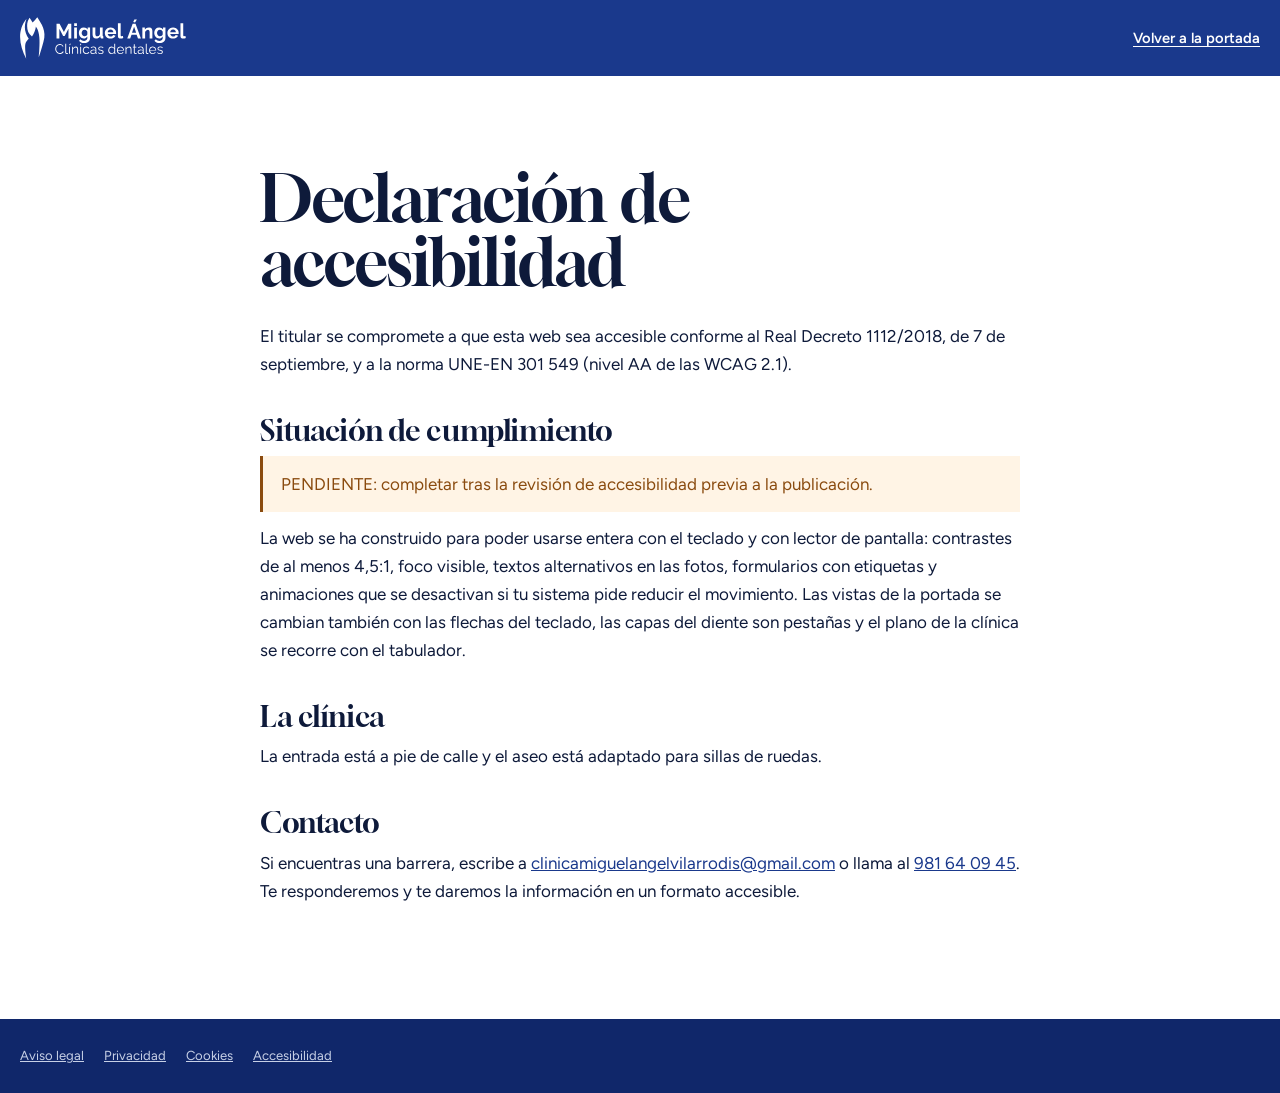
<file: accesibilidad.html>
<!DOCTYPE html>
<html lang="es">
<head>
<meta charset="utf-8">
<meta name="viewport" content="width=device-width, initial-scale=1">
<meta name="robots" content="noindex,nofollow">
<title>Declaración de accesibilidad · Clínica Dental Miguel Ángel</title>
<link rel="preconnect" href="https://fonts.googleapis.com">
<link rel="preconnect" href="https://fonts.gstatic.com" crossorigin>
<link rel="stylesheet" href="https://fonts.googleapis.com/css2?family=Figtree:wght@400;600;700&family=Gloock&family=Raleway:wght@700&display=swap">
<link rel="stylesheet" href="css/estilos.css?v=207f2bae">
<link rel="stylesheet" href="css/legal.css?v=df41983c">
<link rel="icon" href="marca/favicon.svg" type="image/svg+xml">
<link rel="icon" href="marca/favicon-32.png" sizes="32x32" type="image/png">
</head>
<body>
<header class="legal-cab">
  <div class="env">
    <a href="index.html" aria-label="Clínica Dental Miguel Ángel, a la portada"><img src="marca/logo-blanco.svg" alt="" width="200" height="50"></a>
    <a class="volver" href="index.html">Volver a la portada</a>
  </div>
</header>
<main class="legal">
  <div class="env">
    <h1>Declaración de accesibilidad</h1>

<p>El titular se compromete a que esta web sea accesible conforme al Real Decreto 1112/2018, de 7 de septiembre, y a la norma UNE-EN 301 549 (nivel AA de las WCAG 2.1).</p>
<h2>Situación de cumplimiento</h2>
<p class="aviso">PENDIENTE: completar tras la revisión de accesibilidad previa a la publicación.</p>
<p>La web se ha construido para poder usarse entera con el teclado y con lector de pantalla: contrastes de al menos 4,5:1, foco visible, textos alternativos en las fotos, formularios con etiquetas y animaciones que se desactivan si tu sistema pide reducir el movimiento. Las vistas de la portada se cambian también con las flechas del teclado, las capas del diente son pestañas y el plano de la clínica se recorre con el tabulador.</p>
<h2>La clínica</h2>
<p>La entrada está a pie de calle y el aseo está adaptado para sillas de ruedas.</p>
<h2>Contacto</h2>
<p>Si encuentras una barrera, escribe a <a href="mailto:clinicamiguelangelvilarrodis@gmail.com">clinicamiguelangelvilarrodis@gmail.com</a> o llama al <a href="tel:+34981640945">981 64 09 45</a>. Te responderemos y te daremos la información en un formato accesible.</p>
  </div>
</main>
<footer class="legal-pie">
  <div class="env">
    <a href="aviso-legal.html">Aviso legal</a>
    <a href="privacidad.html">Privacidad</a>
    <a href="cookies.html">Cookies</a>
    <a href="accesibilidad.html">Accesibilidad</a>
  </div>
</footer>
</body>
</html>
</file>
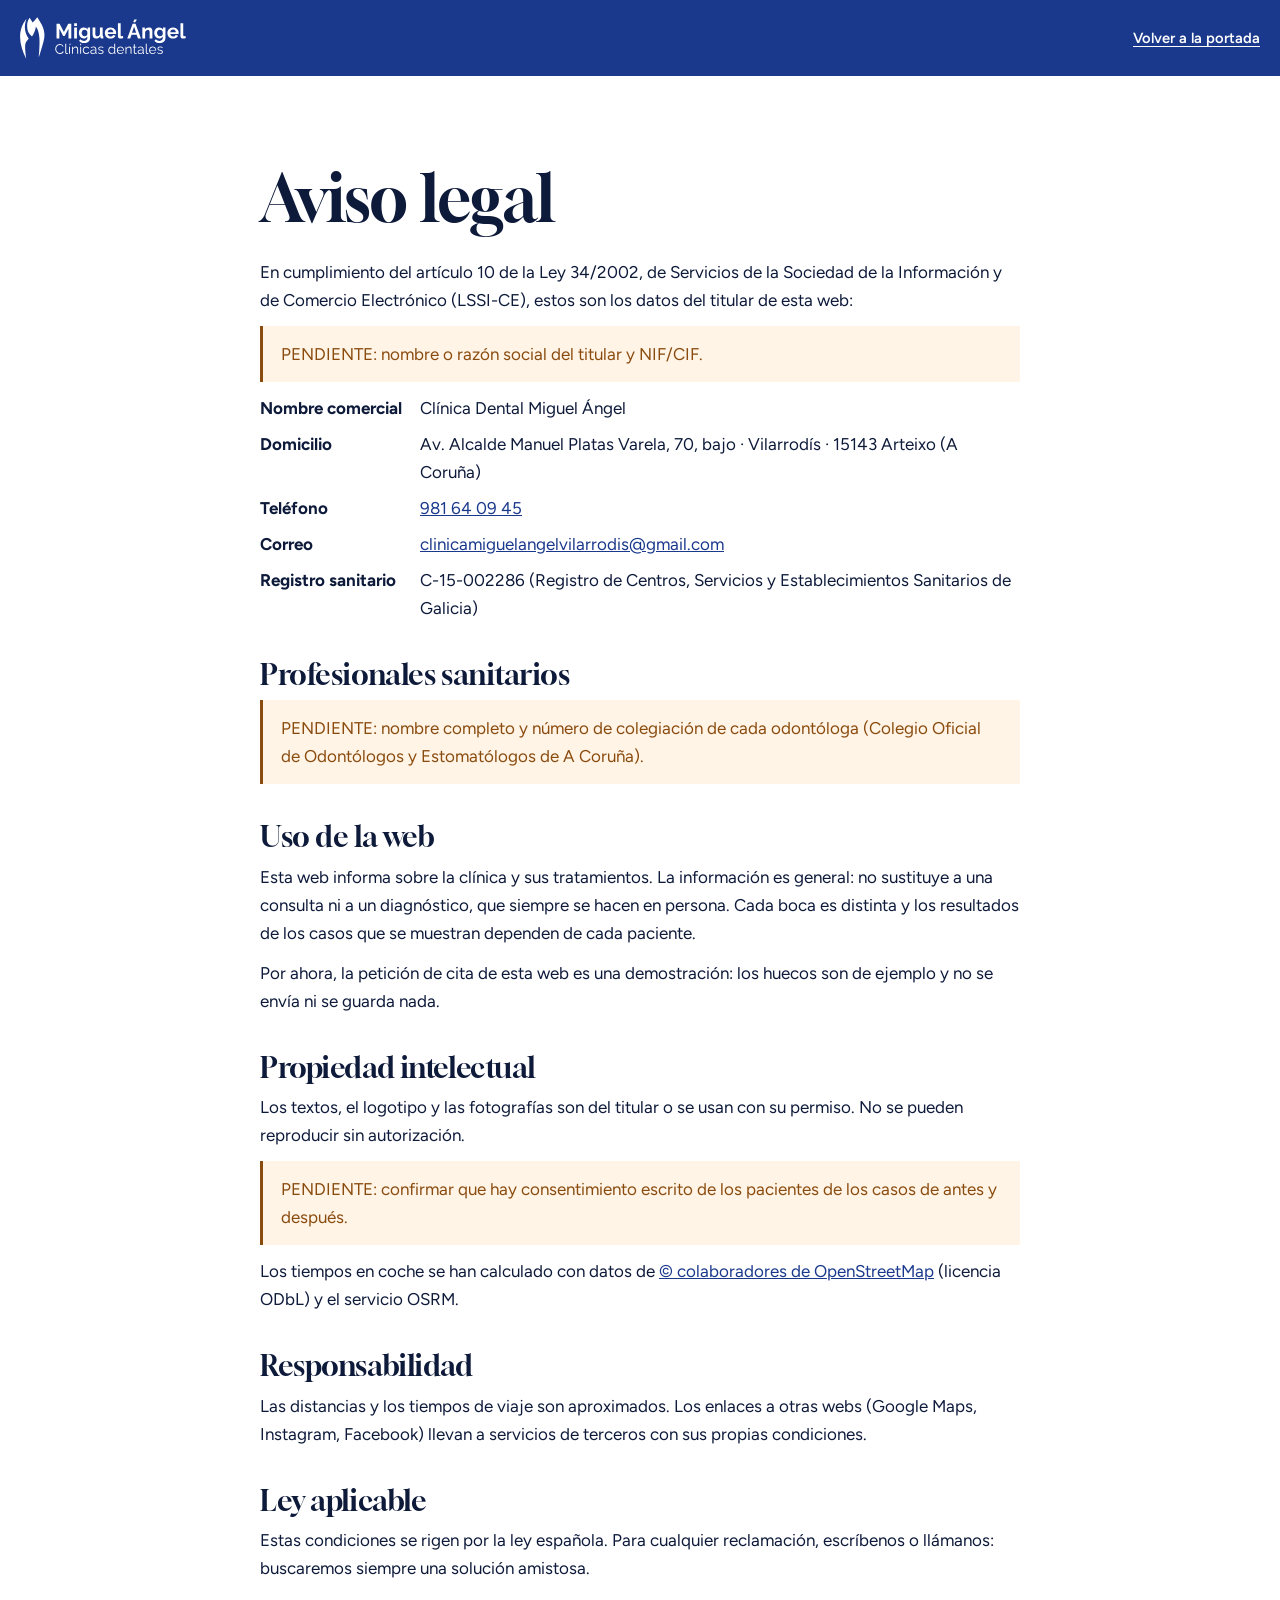
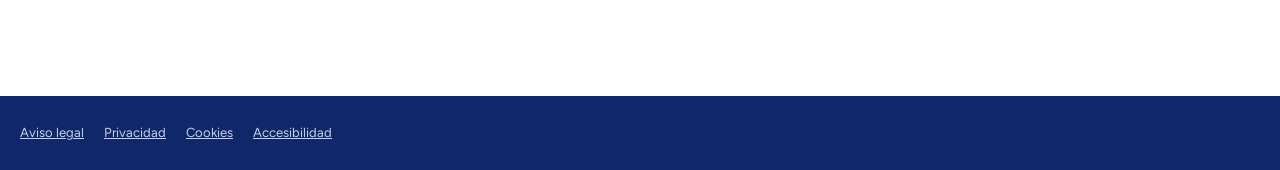
<file: aviso-legal.html>
<!DOCTYPE html>
<html lang="es">
<head>
<meta charset="utf-8">
<meta name="viewport" content="width=device-width, initial-scale=1">
<meta name="robots" content="noindex,nofollow">
<title>Aviso legal · Clínica Dental Miguel Ángel</title>
<link rel="preconnect" href="https://fonts.googleapis.com">
<link rel="preconnect" href="https://fonts.gstatic.com" crossorigin>
<link rel="stylesheet" href="https://fonts.googleapis.com/css2?family=Figtree:wght@400;600;700&family=Gloock&family=Raleway:wght@700&display=swap">
<link rel="stylesheet" href="css/estilos.css?v=207f2bae">
<link rel="stylesheet" href="css/legal.css?v=df41983c">
<link rel="icon" href="marca/favicon.svg" type="image/svg+xml">
<link rel="icon" href="marca/favicon-32.png" sizes="32x32" type="image/png">
</head>
<body>
<header class="legal-cab">
  <div class="env">
    <a href="index.html" aria-label="Clínica Dental Miguel Ángel, a la portada"><img src="marca/logo-blanco.svg" alt="" width="200" height="50"></a>
    <a class="volver" href="index.html">Volver a la portada</a>
  </div>
</header>
<main class="legal">
  <div class="env">
    <h1>Aviso legal</h1>

<p>En cumplimiento del artículo 10 de la Ley 34/2002, de Servicios de la Sociedad de la Información y de Comercio Electrónico (LSSI-CE), estos son los datos del titular de esta web:</p>
<p class="aviso">PENDIENTE: nombre o razón social del titular y NIF/CIF.</p>
<dl>
  <dt>Nombre comercial</dt><dd>Clínica Dental Miguel Ángel</dd>
  <dt>Domicilio</dt><dd>Av. Alcalde Manuel Platas Varela, 70, bajo · Vilarrodís · 15143 Arteixo (A Coruña)</dd>
  <dt>Teléfono</dt><dd><a href="tel:+34981640945">981 64 09 45</a></dd>
  <dt>Correo</dt><dd><a href="mailto:clinicamiguelangelvilarrodis@gmail.com">clinicamiguelangelvilarrodis@gmail.com</a></dd>
  <dt>Registro sanitario</dt><dd>C-15-002286 (Registro de Centros, Servicios y Establecimientos Sanitarios de Galicia)</dd>
</dl>
<h2>Profesionales sanitarios</h2>
<p class="aviso">PENDIENTE: nombre completo y número de colegiación de cada odontóloga (Colegio Oficial de Odontólogos y Estomatólogos de A Coruña).</p>
<h2>Uso de la web</h2>
<p>Esta web informa sobre la clínica y sus tratamientos. La información es general: no sustituye a una consulta ni a un diagnóstico, que siempre se hacen en persona. Cada boca es distinta y los resultados de los casos que se muestran dependen de cada paciente.</p>
<p>Por ahora, la petición de cita de esta web es una demostración: los huecos son de ejemplo y no se envía ni se guarda nada.</p>
<h2>Propiedad intelectual</h2>
<p>Los textos, el logotipo y las fotografías son del titular o se usan con su permiso. No se pueden reproducir sin autorización.</p>
<p class="aviso">PENDIENTE: confirmar que hay consentimiento escrito de los pacientes de los casos de antes y después.</p>
<p>Los tiempos en coche se han calculado con datos de <a href="https://www.openstreetmap.org/copyright">© colaboradores de OpenStreetMap</a> (licencia ODbL) y el servicio OSRM.</p>
<h2>Responsabilidad</h2>
<p>Las distancias y los tiempos de viaje son aproximados. Los enlaces a otras webs (Google Maps, Instagram, Facebook) llevan a servicios de terceros con sus propias condiciones.</p>
<h2>Ley aplicable</h2>
<p>Estas condiciones se rigen por la ley española. Para cualquier reclamación, escríbenos o llámanos: buscaremos siempre una solución amistosa.</p>
  </div>
</main>
<footer class="legal-pie">
  <div class="env">
    <a href="aviso-legal.html">Aviso legal</a>
    <a href="privacidad.html">Privacidad</a>
    <a href="cookies.html">Cookies</a>
    <a href="accesibilidad.html">Accesibilidad</a>
  </div>
</footer>
</body>
</html>
</file>
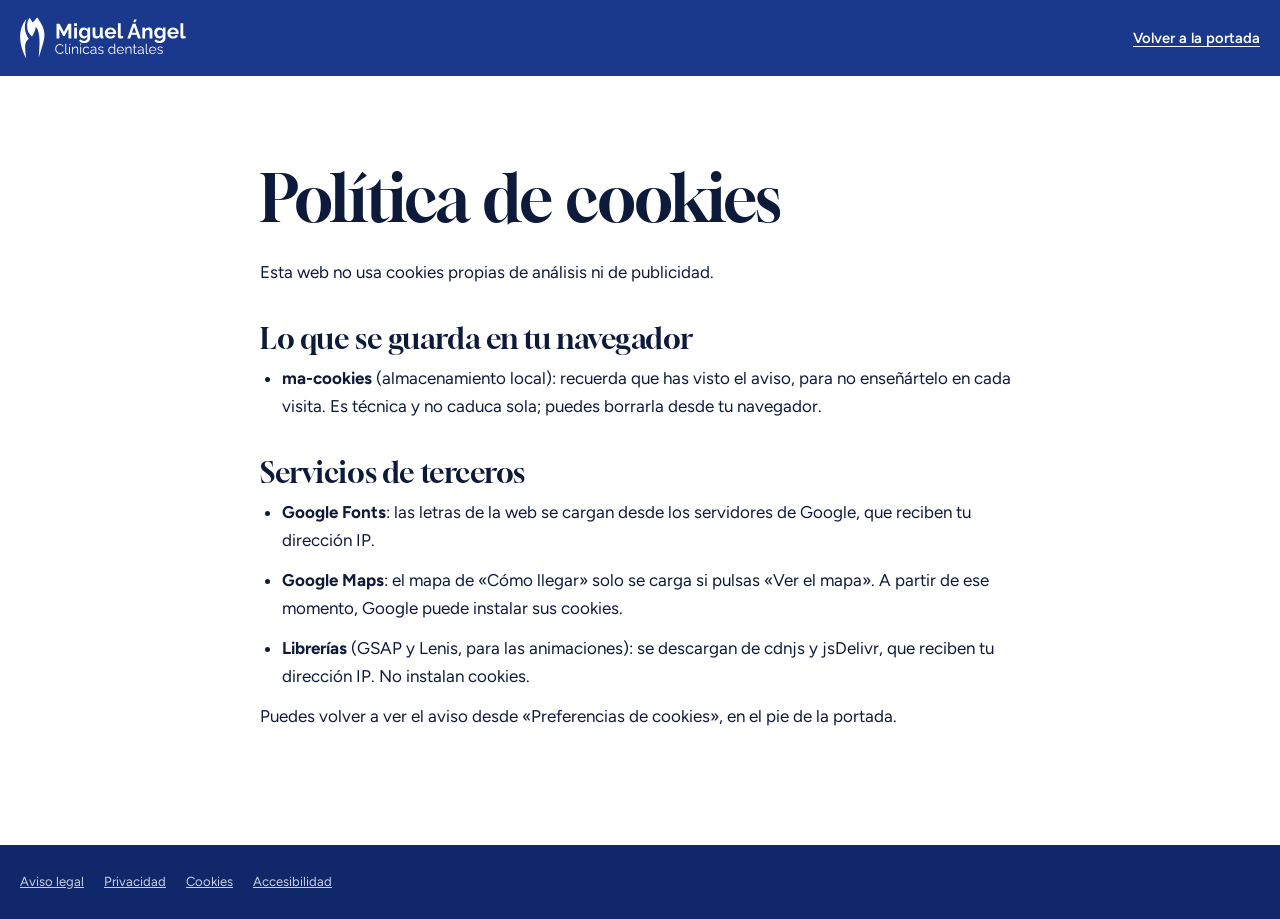
<file: cookies.html>
<!DOCTYPE html>
<html lang="es">
<head>
<meta charset="utf-8">
<meta name="viewport" content="width=device-width, initial-scale=1">
<meta name="robots" content="noindex,nofollow">
<title>Política de cookies · Clínica Dental Miguel Ángel</title>
<link rel="preconnect" href="https://fonts.googleapis.com">
<link rel="preconnect" href="https://fonts.gstatic.com" crossorigin>
<link rel="stylesheet" href="https://fonts.googleapis.com/css2?family=Figtree:wght@400;600;700&family=Gloock&family=Raleway:wght@700&display=swap">
<link rel="stylesheet" href="css/estilos.css?v=207f2bae">
<link rel="stylesheet" href="css/legal.css?v=df41983c">
<link rel="icon" href="marca/favicon.svg" type="image/svg+xml">
<link rel="icon" href="marca/favicon-32.png" sizes="32x32" type="image/png">
</head>
<body>
<header class="legal-cab">
  <div class="env">
    <a href="index.html" aria-label="Clínica Dental Miguel Ángel, a la portada"><img src="marca/logo-blanco.svg" alt="" width="200" height="50"></a>
    <a class="volver" href="index.html">Volver a la portada</a>
  </div>
</header>
<main class="legal">
  <div class="env">
    <h1>Política de cookies</h1>

<p>Esta web no usa cookies propias de análisis ni de publicidad.</p>
<h2>Lo que se guarda en tu navegador</h2>
<ul>
  <li><b>ma-cookies</b> (almacenamiento local): recuerda que has visto el aviso, para no enseñártelo en cada visita. Es técnica y no caduca sola; puedes borrarla desde tu navegador.</li>
</ul>
<h2>Servicios de terceros</h2>
<ul>
  <li><b>Google Fonts</b>: las letras de la web se cargan desde los servidores de Google, que reciben tu dirección IP.</li>
  <li><b>Google Maps</b>: el mapa de «Cómo llegar» solo se carga si pulsas «Ver el mapa». A partir de ese momento, Google puede instalar sus cookies.</li>
  <li><b>Librerías</b> (GSAP y Lenis, para las animaciones): se descargan de cdnjs y jsDelivr, que reciben tu dirección IP. No instalan cookies.</li>
</ul>
<p>Puedes volver a ver el aviso desde «Preferencias de cookies», en el pie de la portada.</p>
  </div>
</main>
<footer class="legal-pie">
  <div class="env">
    <a href="aviso-legal.html">Aviso legal</a>
    <a href="privacidad.html">Privacidad</a>
    <a href="cookies.html">Cookies</a>
    <a href="accesibilidad.html">Accesibilidad</a>
  </div>
</footer>
</body>
</html>
</file>
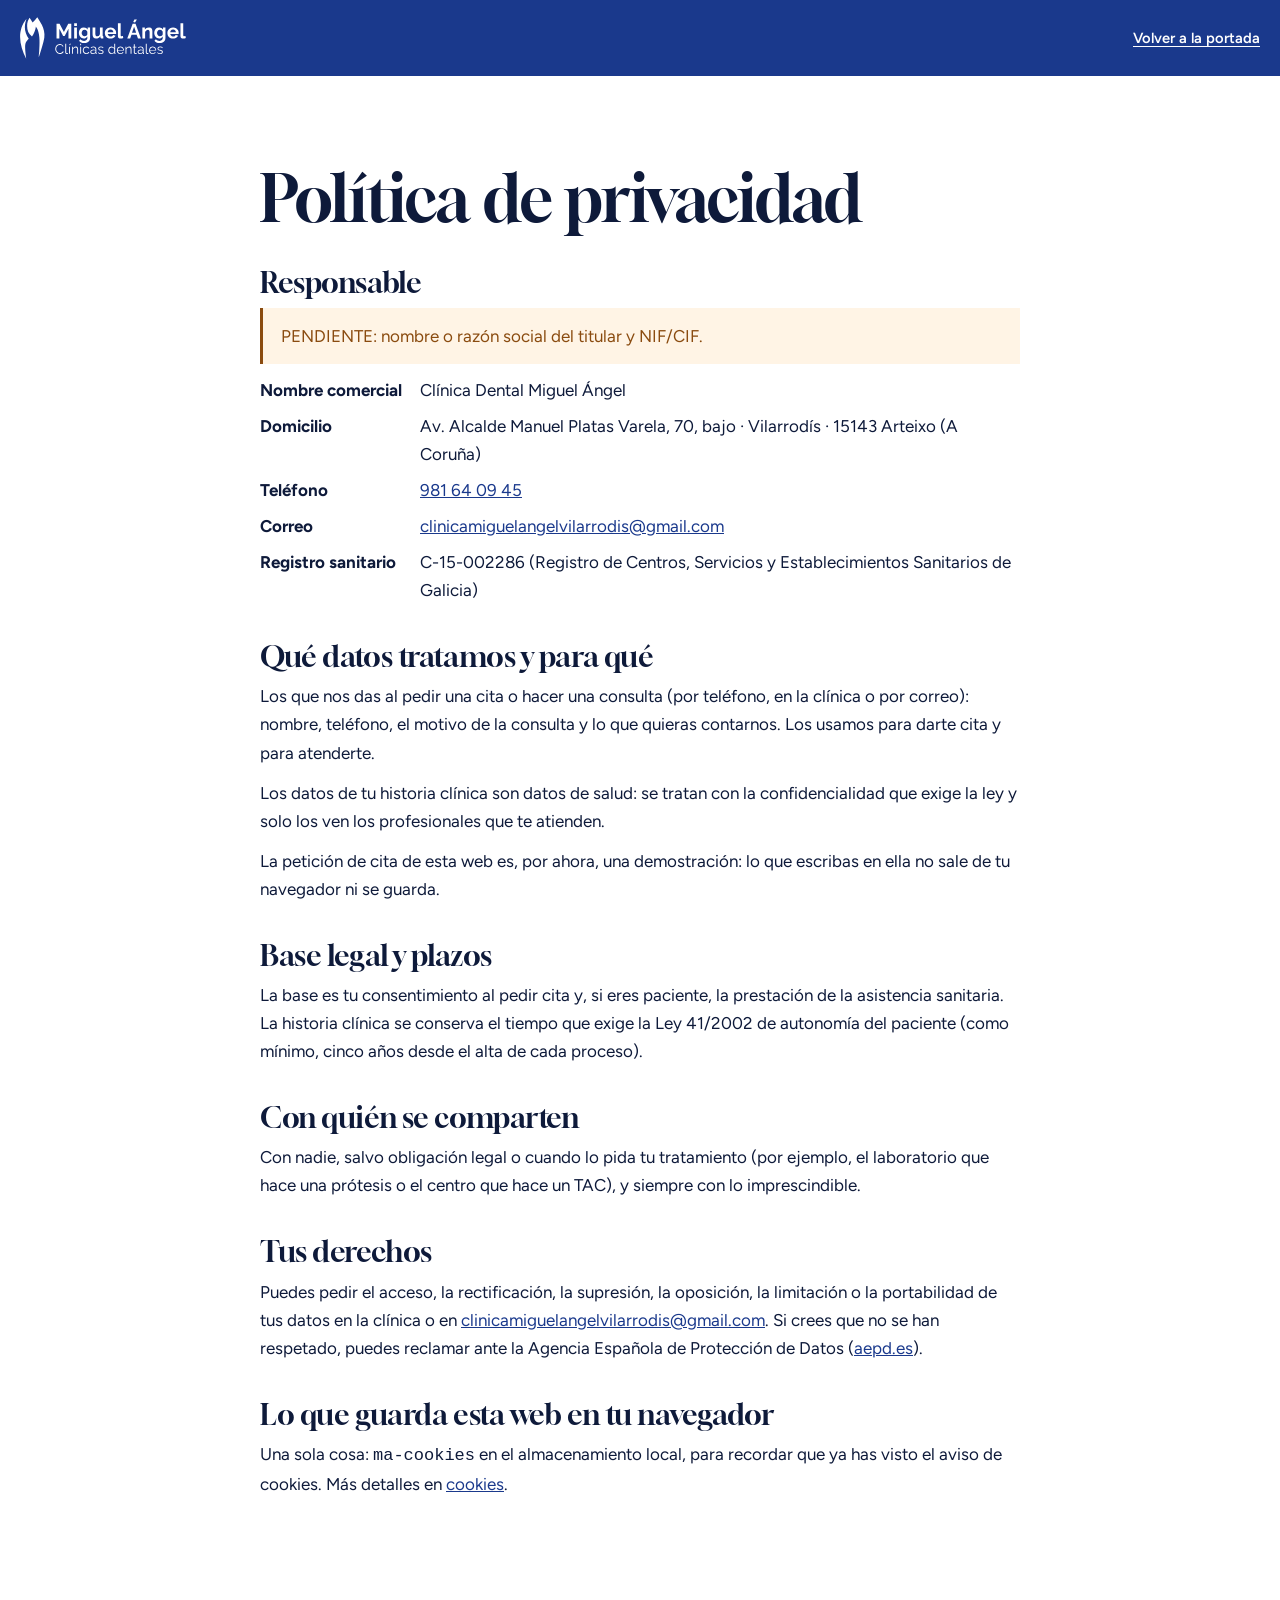
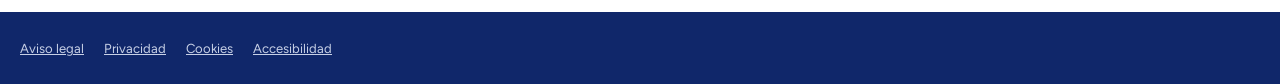
<file: privacidad.html>
<!DOCTYPE html>
<html lang="es">
<head>
<meta charset="utf-8">
<meta name="viewport" content="width=device-width, initial-scale=1">
<meta name="robots" content="noindex,nofollow">
<title>Política de privacidad · Clínica Dental Miguel Ángel</title>
<link rel="preconnect" href="https://fonts.googleapis.com">
<link rel="preconnect" href="https://fonts.gstatic.com" crossorigin>
<link rel="stylesheet" href="https://fonts.googleapis.com/css2?family=Figtree:wght@400;600;700&family=Gloock&family=Raleway:wght@700&display=swap">
<link rel="stylesheet" href="css/estilos.css?v=207f2bae">
<link rel="stylesheet" href="css/legal.css?v=df41983c">
<link rel="icon" href="marca/favicon.svg" type="image/svg+xml">
<link rel="icon" href="marca/favicon-32.png" sizes="32x32" type="image/png">
</head>
<body>
<header class="legal-cab">
  <div class="env">
    <a href="index.html" aria-label="Clínica Dental Miguel Ángel, a la portada"><img src="marca/logo-blanco.svg" alt="" width="200" height="50"></a>
    <a class="volver" href="index.html">Volver a la portada</a>
  </div>
</header>
<main class="legal">
  <div class="env">
    <h1>Política de privacidad</h1>

<h2>Responsable</h2>
<p class="aviso">PENDIENTE: nombre o razón social del titular y NIF/CIF.</p>
<dl>
  <dt>Nombre comercial</dt><dd>Clínica Dental Miguel Ángel</dd>
  <dt>Domicilio</dt><dd>Av. Alcalde Manuel Platas Varela, 70, bajo · Vilarrodís · 15143 Arteixo (A Coruña)</dd>
  <dt>Teléfono</dt><dd><a href="tel:+34981640945">981 64 09 45</a></dd>
  <dt>Correo</dt><dd><a href="mailto:clinicamiguelangelvilarrodis@gmail.com">clinicamiguelangelvilarrodis@gmail.com</a></dd>
  <dt>Registro sanitario</dt><dd>C-15-002286 (Registro de Centros, Servicios y Establecimientos Sanitarios de Galicia)</dd>
</dl>
<h2>Qué datos tratamos y para qué</h2>
<p>Los que nos das al pedir una cita o hacer una consulta (por teléfono, en la clínica o por correo): nombre, teléfono, el motivo de la consulta y lo que quieras contarnos. Los usamos para darte cita y para atenderte.</p>
<p>Los datos de tu historia clínica son datos de salud: se tratan con la confidencialidad que exige la ley y solo los ven los profesionales que te atienden.</p>
<p>La petición de cita de esta web es, por ahora, una demostración: lo que escribas en ella no sale de tu navegador ni se guarda.</p>
<h2>Base legal y plazos</h2>
<p>La base es tu consentimiento al pedir cita y, si eres paciente, la prestación de la asistencia sanitaria. La historia clínica se conserva el tiempo que exige la Ley 41/2002 de autonomía del paciente (como mínimo, cinco años desde el alta de cada proceso).</p>
<h2>Con quién se comparten</h2>
<p>Con nadie, salvo obligación legal o cuando lo pida tu tratamiento (por ejemplo, el laboratorio que hace una prótesis o el centro que hace un TAC), y siempre con lo imprescindible.</p>
<h2>Tus derechos</h2>
<p>Puedes pedir el acceso, la rectificación, la supresión, la oposición, la limitación o la portabilidad de tus datos en la clínica o en <a href="mailto:clinicamiguelangelvilarrodis@gmail.com">clinicamiguelangelvilarrodis@gmail.com</a>. Si crees que no se han respetado, puedes reclamar ante la Agencia Española de Protección de Datos (<a href="https://www.aepd.es">aepd.es</a>).</p>
<h2>Lo que guarda esta web en tu navegador</h2>
<p>Una sola cosa: <code>ma-cookies</code> en el almacenamiento local, para recordar que ya has visto el aviso de cookies. Más detalles en <a href="cookies.html">cookies</a>.</p>
  </div>
</main>
<footer class="legal-pie">
  <div class="env">
    <a href="aviso-legal.html">Aviso legal</a>
    <a href="privacidad.html">Privacidad</a>
    <a href="cookies.html">Cookies</a>
    <a href="accesibilidad.html">Accesibilidad</a>
  </div>
</footer>
</body>
</html>
</file>
<file: css/estilos.css>
/* ------------------------------------------------------------------
   Clínica Dental Miguel Ángel · Vilarrodís · «La M que es un diente»
   La forma que manda es su símbolo: una M que es un diente. La portada
   mira a través de él, los tratamientos son sus capas, las fotos se
   abren desde su silueta y el foco del teclado lleva su corona.
   ------------------------------------------------------------------ */
:root {
  --azul: #1a398c;          /* el azul de su logo, medido en el PNG */
  --azul-hondo: #10276a;    /* carpintería de la fachada, fondos oscuros */
  --azul-claro: #c9d4ee;    /* «encía»: rellenos suaves */
  --tinta: #0e1a3a;
  --tinta-2: #46506e;       /* texto secundario sobre porcelana */
  --porcelana: #f4f6fa;
  --porcelana-2: #e8edf6;
  --blanco: #ffffff;
  --agua: #9fe0c9;          /* el verde agua de los uniformes: solo adorno */
  --agua-claro: #e4f6ee;
  --agua-texto: #17694f;    /* el verde para texto sobre claro */
  --niebla: #c7d0e6;        /* texto secundario sobre azul */
  --aviso: #8a4b0f;
  --linea: rgba(14, 26, 58, .13);
  --linea-clara: rgba(255, 255, 255, .2);
  --letra-tit: "Gloock", "Iowan Old Style", Georgia, serif;
  --letra: "Figtree", "Segoe UI", system-ui, sans-serif;
  --letra-rot: "Raleway", "Figtree", system-ui, sans-serif;
  --ease: cubic-bezier(.22, 1, .36, 1);
  --gutter: max(20px, env(safe-area-inset-left, 0px), env(safe-area-inset-right, 0px));
  --ancho: 1240px;
  --cab: 74px;
  --foco: var(--azul);
  /* la corona del símbolo: dos cúspides (foco, cabeceras de sección) */
  --corona: url("data:image/svg+xml,%3Csvg xmlns='http://www.w3.org/2000/svg' viewBox='0 0 120 30'%3E%3Cpath d='M3 27 C 12 3 38 -1 60 18 C 82 -1 108 3 117 27' fill='none' stroke='%23000' stroke-width='4' stroke-linecap='round' stroke-linejoin='round'/%3E%3C/svg%3E");
  /* silueta llena del diente: las fotos se abren desde ella */
  --silueta: url("data:image/svg+xml,%3Csvg xmlns='http://www.w3.org/2000/svg' viewBox='100 40 220 440'%3E%3Cpath d='M116 78 C 146 40 186 46 210 82 C 234 46 274 40 304 78 C 330 112 330 178 316 238 C 300 300 290 370 266 452 C 258 480 234 478 232 450 C 228 392 224 330 210 296 C 196 330 192 392 188 450 C 186 478 162 480 154 452 C 130 370 120 300 104 238 C 90 178 90 112 116 78 Z'/%3E%3C/svg%3E");
  color-scheme: light;
}

*, *::before, *::after { box-sizing: border-box; }
html { -webkit-text-size-adjust: 100%; scroll-padding-top: calc(var(--cab) + 12px); }
html.lenis, html.lenis body { height: auto; }
.lenis.lenis-smooth { scroll-behavior: auto !important; }
.lenis.lenis-stopped { overflow: hidden; }
body { margin: 0; background: var(--porcelana); color: var(--tinta); font: 400 1.0625rem/1.65 var(--letra); -webkit-font-smoothing: antialiased; text-rendering: optimizeLegibility; overflow-x: clip; }
img { display: block; max-width: 100%; height: auto; }
picture { display: contents; }
a { color: inherit; }
button { font: inherit; color: inherit; background: none; border: 0; padding: 0; cursor: pointer; }
h1, h2, h3, p, ul, ol, dl, dd, figure, blockquote { margin: 0; }
ul, ol { padding: 0; list-style: none; }
address { font-style: normal; }
[hidden] { display: none !important; }
.vh { position: absolute !important; width: 1px; height: 1px; padding: 0; margin: -1px; overflow: hidden; clip: rect(0 0 0 0); clip-path: inset(50%); white-space: nowrap; border: 0; }
.saltar { position: fixed; left: 12px; top: -80px; z-index: 300; background: var(--tinta); color: var(--blanco); padding: 12px 18px; text-decoration: none; font-weight: 600; }
.saltar:focus { top: 12px; }

/* foco del teclado: el contorno lleva encima la corona del diente */
:focus-visible { outline: 2px solid var(--foco); outline-offset: 4px; border-radius: 3px; }
.btn:focus-visible::before, .chip-btn:focus-visible::before, .motivos button:focus-visible::before, .capas__tabs button:focus-visible::before {
  content: ""; position: absolute; left: 50%; top: -15px; width: 28px; height: 8px; margin-left: -14px;
  background: var(--foco); -webkit-mask: var(--corona) center / 100% 100% no-repeat; mask: var(--corona) center / 100% 100% no-repeat;
}
.oscura, .cortina, .menu-movil, .mando, .pie, .opiniones, .mapa__consent { --foco: var(--agua); }

.env { width: min(100% - 2 * var(--gutter), var(--ancho)); margin-inline: auto; }
.oscura { background: var(--azul); color: var(--blanco); }
.punto { display: inline-block; width: 9px; height: 9px; border-radius: 50%; background: #c0841f; flex: none; }
.punto.abierto { background: #2a9d74; }
@media (prefers-reduced-motion: no-preference) {
  .punto.abierto { animation: latido 2.4s ease-out infinite; }
  @keyframes latido { 0% { box-shadow: 0 0 0 0 rgba(42, 157, 116, .55); } 80%, 100% { box-shadow: 0 0 0 9px rgba(42, 157, 116, 0); } }
}

/* ============ tipografía ============ */
h1, h2 { font-family: var(--letra-tit); font-weight: 400; letter-spacing: -.015em; line-height: .98; text-wrap: balance; }
h1 em, h2 em { font-style: normal; color: var(--azul); }
.oscura h2 em, .opiniones h2 em { color: var(--agua); }
.eyebrow { font: 700 .74rem/1.3 var(--letra-rot); letter-spacing: .18em; text-transform: uppercase; color: var(--azul); }
.enlace { text-decoration: underline; text-underline-offset: .22em; text-decoration-thickness: 1px; font-weight: 600; color: var(--azul); }
.enlace:hover { text-decoration-thickness: 2px; }
.enlace--claro { color: var(--blanco); }

.sec { padding-block: clamp(80px, 11vw, 150px); position: relative; }
.sec-cab { display: grid; gap: 16px; margin-bottom: clamp(36px, 5vw, 64px); max-width: 46em; }
.sec-cab h2 { font-size: clamp(2.5rem, 5.4vw, 4.6rem); }
.sec-cab > p:last-child { color: var(--tinta-2); font-size: clamp(1.05rem, 1.4vw, 1.2rem); max-width: 36em; }
/* la cabecera de cada sección lleva la corona del diente, que se traza */
.sec-cab::before {
  content: ""; display: block; width: 74px; height: 18px; margin-bottom: 2px;
  background: var(--agua-texto); -webkit-mask: var(--corona) 0 0 / 100% 100% no-repeat; mask: var(--corona) 0 0 / 100% 100% no-repeat;
}
html.con-movimiento .sec-cab::before { clip-path: inset(0 100% 0 0); transition: clip-path 1.2s var(--ease) .1s; }
html.con-movimiento .sec-cab.es-visto::before { clip-path: inset(0 0 0 0); }

/* titulares partidos en palabras (solo con movimiento) */
.pal { display: inline-block; overflow: hidden; vertical-align: top; padding-bottom: .14em; margin-bottom: -.14em; white-space: nowrap; }
.pal > i { display: inline-block; font-style: inherit; }
html.con-movimiento [data-partir].es-partido .pal > i { transform: translateY(110%); transition: transform 1s var(--ease); transition-delay: calc(var(--n) * 55ms); }
html.con-movimiento [data-partir].es-partido.es-visto .pal > i { transform: none; }

/* entradas al hacer scroll */
html.con-movimiento [data-revela]:not(.es-visto) { opacity: 0; transform: translateY(26px); }
[data-revela].es-visto { transition: opacity .9s var(--ease), transform 1.1s var(--ease); transition-delay: calc(var(--d, 0) * 90ms); }

/* las fotos se abren desde la silueta del diente (versión «Diente») */
html.con-movimiento:not(.densidad-sobria) .abre:not(.abierta) img { -webkit-mask: var(--silueta) 50% 38% / auto 46% no-repeat; mask: var(--silueta) 50% 38% / auto 46% no-repeat; }
html.con-movimiento:not(.densidad-sobria) .abre.abriendo img { -webkit-mask: var(--silueta) 50% 38% / auto 1400% no-repeat; mask: var(--silueta) 50% 38% / auto 1400% no-repeat;
  transition: -webkit-mask-size 1.5s cubic-bezier(.7, 0, .2, 1), mask-size 1.5s cubic-bezier(.7, 0, .2, 1); }

/* ============ botones ============ */
.btn { position: relative; display: inline-flex; align-items: center; justify-content: center; gap: 10px; min-height: 50px; padding: 0 26px; border: 1.5px solid transparent; border-radius: 99px; font: 600 .97rem/1 var(--letra); text-decoration: none; white-space: nowrap; transition: background .3s var(--ease), color .3s var(--ease), border-color .3s var(--ease), transform .3s var(--ease); }
.btn:active { transform: scale(.97); }
.btn--azul { background: var(--azul); border-color: var(--azul); color: var(--blanco); }
.btn--azul:hover { background: var(--azul-hondo); border-color: var(--azul-hondo); }
.btn--hueco { border-color: rgba(14, 26, 58, .3); color: var(--tinta); }
.btn--hueco:hover { border-color: var(--azul); color: var(--azul); }
.btn--blanco { background: var(--blanco); border-color: var(--blanco); color: var(--azul); }
.btn--blanco:hover { background: var(--agua); border-color: var(--agua); color: var(--tinta); }
.opiniones .btn--hueco { border-color: rgba(255, 255, 255, .45); color: var(--blanco); }
.opiniones .btn--hueco:hover { border-color: var(--blanco); }
.opiniones .btn--azul { background: var(--blanco); border-color: var(--blanco); color: var(--azul); }
.btn[disabled] { opacity: .4; cursor: default; }

/* ============ cortina: el símbolo se traza y la pantalla se abre a través del diente ============ */
.cortina { position: fixed; inset: 0; z-index: 200; background: var(--azul); }
.cortina.muro-listo { background: transparent; }
.cortina__muro { position: absolute; inset: 0; width: 100%; height: 100%; }
.cortina__centro { position: absolute; inset: 0; display: grid; place-items: center; align-content: center; gap: 26px; color: var(--blanco); }
.cortina__marca { width: min(26vw, 150px); height: auto; overflow: visible; color: var(--blanco); }
.cortina__nombre { display: grid; justify-items: center; gap: 6px; text-align: center; }
.cortina__nombre span { display: block; overflow: hidden; padding-bottom: .1em; }
.cortina__nombre b { display: block; font: 700 clamp(1.7rem, 4.4vw, 2.6rem)/1 var(--letra-rot); letter-spacing: -.01em; }
.cortina__nombre i { display: block; font: 500 clamp(.8rem, 1.6vw, .95rem)/1.2 var(--letra-rot); font-style: normal; letter-spacing: .2em; text-transform: uppercase; color: var(--agua); }
html.cortina-fuera .cortina { display: none; }
html.cortina-activa { overflow: hidden; }
@media (prefers-reduced-motion: reduce) { .cortina { display: none !important; } }

/* ============ cabecera ============ */
.cab { position: fixed; inset: 0 0 auto 0; z-index: 100; height: calc(var(--cab) + env(safe-area-inset-top, 0px)); padding-top: env(safe-area-inset-top, 0px); color: var(--tinta);
  transition: background .4s var(--ease), box-shadow .4s var(--ease), transform .6s var(--ease); }
.cab__in { width: min(100% - 2 * var(--gutter), 1400px); margin-inline: auto; height: var(--cab); display: flex; align-items: center; gap: 24px; }
.cab.sc { background: rgba(244, 246, 250, .9); box-shadow: 0 1px 0 var(--linea); -webkit-backdrop-filter: blur(12px) saturate(1.2); backdrop-filter: blur(12px) saturate(1.2); }
html:not(.cortina-fuera) .cab { transform: translateY(-110%); }
.cab__marca { display: block; flex: none; height: 42px; }
.cab__logo { height: 100%; width: auto; }
.cab__nav { display: flex; gap: 24px; font-size: .95rem; margin-left: auto; }
.cab__nav a { text-decoration: none; position: relative; padding-block: 6px; }
.cab__nav a::after { content: ""; position: absolute; left: 0; right: 0; bottom: 0; height: 1.5px; background: var(--azul); transform: scaleX(0); transform-origin: left; transition: transform .35s var(--ease); }
.cab__nav a:hover::after { transform: scaleX(1); }
/* el diente de la cabecera se llena al leer: indicador de lectura */
.cab__lectura { position: relative; width: 20px; height: 30px; flex: none; }
.cab__lectura img { position: absolute; inset: 0; width: 100%; height: 100%; object-fit: contain; }
.cab__lectura img.lleno { clip-path: inset(calc((1 - var(--p, 0)) * 100%) 0 0 0); }
.cab__tel { display: inline-flex; align-items: center; gap: 8px; font-weight: 600; font-size: .95rem; text-decoration: none; white-space: nowrap; }
.cab__cita { min-height: 44px; padding: 0 20px; font-size: .92rem; }
.cab__menu { display: none; width: 46px; height: 46px; flex-direction: column; align-items: center; justify-content: center; gap: 7px; }
.cab__menu i { display: block; width: 24px; height: 1.5px; background: currentColor; transition: transform .35s var(--ease); }
body.menu .cab__menu i:first-of-type { transform: translateY(4.25px) rotate(45deg); }
body.menu .cab__menu i:last-of-type { transform: translateY(-4.25px) rotate(-45deg); }
@media (max-width: 1099px) { .cab__nav { display: none; } .cab__lectura { margin-left: auto; } }
@media (max-width: 759px) { .cab__tel, .cab__cita { display: none; } .cab__menu { display: inline-flex; } .cab__marca { height: 36px; } }
.menu-movil { position: fixed; left: 0; right: 0; top: 0; height: 100dvh; z-index: 99; background: var(--azul); color: var(--blanco);
  padding: calc(var(--cab) + 30px + env(safe-area-inset-top, 0px)) var(--gutter) 40px; display: flex; flex-direction: column; gap: 4px;
  opacity: 0; visibility: hidden; transition: opacity .35s var(--ease), visibility 0s .35s; }
body.menu .menu-movil { opacity: 1; visibility: visible; transition: opacity .35s var(--ease); }
body.menu .cab { background: transparent; color: var(--blanco); box-shadow: none; -webkit-backdrop-filter: none; backdrop-filter: none; }
body.menu .cab__logo { filter: brightness(0) invert(1); }
body.menu .cab__lectura { visibility: hidden; }
.menu-movil nav { display: grid; }
.menu-movil a { font: 400 2.3rem/1.25 var(--letra-tit); text-decoration: none; }
.menu-movil .menu-movil__cita { color: var(--agua); }
.menu-movil__pie { margin-top: auto; display: grid; gap: 4px; color: var(--niebla); }
.menu-movil__pie a { font: 600 1.2rem/1.3 var(--letra); text-decoration: underline; color: var(--blanco); }

/* ============ 1. portada ============ */
.hero { position: relative; min-height: 100svh; display: grid; align-items: center; overflow: hidden;
  background: radial-gradient(110% 80% at 80% 40%, #ffffff 0%, var(--porcelana) 55%, #e5ebf5 100%);
  padding: calc(var(--cab) + env(safe-area-inset-top, 0px) + clamp(20px, 3vw, 40px)) 0 clamp(40px, 5vw, 70px); }
.hero__in { display: grid; grid-template-columns: minmax(0, 1.05fr) minmax(0, .95fr); gap: clamp(28px, 5vw, 80px); align-items: center; }
.hero__txt { display: grid; gap: clamp(18px, 2.2vw, 26px); min-width: 0; }
.hero__estado { display: inline-flex; align-items: center; gap: 10px; font: 700 .76rem/1.3 var(--letra-rot); letter-spacing: .16em; text-transform: uppercase; color: var(--azul); }
.hero h1 { font-size: clamp(3rem, 6vw, 5.6rem); line-height: .95; }
.hero__lead { font-size: clamp(1.06rem, 1.35vw, 1.2rem); color: var(--tinta-2); max-width: 31em; }
.hero__acc { display: flex; flex-wrap: wrap; gap: 12px; }
.hero__notas { display: flex; flex-wrap: wrap; gap: 14px clamp(22px, 3vw, 40px); padding-top: 18px; border-top: 1px solid var(--linea); }
.hero__notas li { display: flex; align-items: center; gap: 10px; }
.hero__notas b { font: 400 clamp(2rem, 3vw, 2.5rem)/1 var(--letra-tit); color: var(--azul); }
.hero__notas span { font-size: .8rem; line-height: 1.3; color: var(--tinta-2); }

/* la ventana: la clínica vista a través del símbolo; se desliza con el dedo */
.ventana { position: relative; display: grid; gap: 14px; justify-items: center; min-width: 0; }
.ventana__marco, .ventana__eco { width: min(100%, 420px, 44svh); aspect-ratio: 841.5 / 1434; }
.ventana__marco { position: relative; overflow: hidden; touch-action: pan-y; cursor: grab; user-select: none; -webkit-user-select: none;
  -webkit-mask: url("../img/marca/marca.svg") center / contain no-repeat; mask: url("../img/marca/marca.svg") center / contain no-repeat; }
.ventana__marco.arrastra { cursor: grabbing; }
.ventana__eco { position: absolute; top: 0; left: 50%; translate: calc(-50% + 14px) 10px; background: var(--agua); opacity: .7;
  -webkit-mask: url("../img/marca/marca.svg") center / contain no-repeat; mask: url("../img/marca/marca.svg") center / contain no-repeat; transition: translate .9s var(--ease); }
.ventana__pista { position: absolute; inset: 0; display: flex; width: 300%; transition: transform 1s var(--ease); will-change: transform; }
.ventana__marco.arrastra .ventana__pista { transition: none; }
.ventana__vista { position: relative; width: calc(100% / 3); height: 100%; overflow: hidden; }
.ventana__vista img { width: 100%; height: 100%; object-fit: cover; object-position: 45% 55%; pointer-events: none; -webkit-user-drag: none; transform: scale(1.12) translate(var(--px, 0px), var(--py, 0px)); transition: transform .9s var(--ease); }
.ventana__vista:not(.lista):not(:first-child) img { visibility: hidden; }
.ventana__pie { display: flex; align-items: center; gap: 12px; flex-wrap: wrap; justify-content: center; }
.ventana__flecha { width: 44px; height: 44px; border-radius: 50%; border: 1px solid var(--linea); font-size: 1.35rem; display: grid; place-items: center; transition: border-color .3s, background .3s; }
.ventana__flecha:hover { border-color: var(--azul); background: var(--blanco); }
.ventana__rotulo { min-width: 12em; text-align: center; font-size: .92rem; color: var(--tinta-2); }
.ventana__rotulo b { font-weight: 600; color: var(--tinta); }
.ventana__pista-txt { width: 100%; text-align: center; font-size: .78rem; color: var(--tinta-2); display: none; }
@media (pointer: coarse) { .ventana__pista-txt { display: block; } }
html.con-movimiento .hero:not(.abierta) .ventana__eco { translate: -50% 0; opacity: 0; }
@media (max-width: 899px) {
  .hero { min-height: 0; }
  .hero__in { grid-template-columns: 1fr; }
  .ventana { order: -1; }
  .ventana__marco, .ventana__eco { width: min(44vw, 250px); }
  .ventana__eco { translate: calc(-50% + 9px) 7px; }
}

/* ============ 2. el diente, capa a capa ============ */
.capas { background: var(--blanco); }
.capas__cuerpo { display: grid; grid-template-columns: minmax(0, .8fr) minmax(0, 1.2fr); gap: clamp(28px, 5vw, 80px); align-items: center; }
.capas__dibujo { position: relative; }
.diente { width: 100%; max-width: 440px; height: auto; margin-inline: auto; display: block; overflow: visible; }
.diente .capa { transition: opacity .45s var(--ease), filter .45s var(--ease); cursor: pointer; }
.capas.hay-activa .diente .capa:not(.activa) { opacity: .35; }
.diente .capa.activa { filter: drop-shadow(0 0 14px rgba(42, 157, 116, .5)); }
.diente__rotulos text { font: 500 14px/1 var(--letra-rot); fill: var(--tinta-2); letter-spacing: .06em; pointer-events: none; }
.capas__panel { display: grid; gap: 22px; min-width: 0; }
.capas__tabs { display: grid; grid-template-columns: repeat(3, minmax(0, 1fr)); gap: 8px; }
.capas__tabs button { position: relative; text-align: left; padding: 12px 14px; border-radius: 14px; border: 1px solid var(--linea); background: var(--porcelana); font: 600 1rem/1.2 var(--letra); color: var(--tinta); transition: background .3s, border-color .3s, color .3s; }
.capas__tabs button small { display: block; font: 700 .68rem/1.3 var(--letra-rot); letter-spacing: .14em; text-transform: uppercase; color: var(--tinta-2); margin-bottom: 3px; }
.capas__tabs button:hover { border-color: var(--azul); }
.capas__tabs button[aria-selected="true"] { background: var(--azul); border-color: var(--azul); color: var(--blanco); }
.capas__tabs button[aria-selected="true"] small { color: var(--agua); }
.capa-panel { display: grid; gap: 14px; align-content: start; }
html.js .capa-panel:not(.on) { display: none; }
html:not(.js) .capa-panel + .capa-panel { padding-top: 22px; border-top: 1px solid var(--linea); }
.capa-panel h3 { font: 400 clamp(2rem, 3.4vw, 2.8rem)/1.02 var(--letra-tit); }
.capa-panel > p { color: var(--tinta-2); max-width: 34em; }
html.con-movimiento .capa-panel.on > * { animation: subir .6s var(--ease) both; }
html.con-movimiento .capa-panel.on > :nth-child(2) { animation-delay: .05s; } html.con-movimiento .capa-panel.on > :nth-child(3) { animation-delay: .1s; } html.con-movimiento .capa-panel.on > :nth-child(4) { animation-delay: .15s; }
@keyframes subir { from { opacity: 0; transform: translateY(10px); } to { opacity: 1; transform: none; } }
.chips { display: flex; flex-wrap: wrap; gap: 6px; }
.chips li { font: 500 .84rem/1 var(--letra); padding: 8px 12px; border-radius: 99px; background: var(--porcelana-2); color: var(--azul); }
.capa-panel__quien { display: flex; flex-wrap: wrap; gap: 14px; }
.quien { display: inline-flex; align-items: center; gap: 10px; text-decoration: none; }
.quien img { width: 48px; height: 48px; border-radius: 50%; object-fit: cover; object-position: 50% 15%; background: var(--blanco); box-shadow: 0 0 0 2px var(--agua); }
.quien span { font-size: .88rem; line-height: 1.25; color: var(--tinta-2); }
.quien b { display: block; color: var(--tinta); font-weight: 600; }
.quien:hover b { color: var(--azul); }
.capas__mas { display: flex; flex-wrap: wrap; gap: 8px 22px; margin-top: clamp(36px, 5vw, 60px); padding-top: 22px; border-top: 1px solid var(--linea); font-size: .95rem; color: var(--tinta-2); }
.capas__mas a { color: var(--azul); font-weight: 600; text-underline-offset: .2em; }
.capas__mas li { display: flex; align-items: center; gap: 22px; }
.capas__mas li + li::before { content: ""; width: 5px; height: 5px; border-radius: 50%; background: var(--agua); margin-left: -12px; }
.vistazo { display: none; margin-top: 40px; }
html.densidad-sobria .vistazo { display: grid; gap: 16px; }
.vistazo h3 { font: 400 1.8rem/1.1 var(--letra-tit); }
.tabla-env { overflow-x: auto; }
.vistazo table { width: 100%; min-width: 560px; border-collapse: collapse; font-size: .95rem; }
.vistazo th, .vistazo td { text-align: left; padding: 12px 10px; border-bottom: 1px solid var(--linea); vertical-align: top; }
.vistazo thead th { font: 700 .72rem/1.3 var(--letra-rot); letter-spacing: .14em; text-transform: uppercase; color: var(--tinta-2); }
.vistazo tbody th { font-weight: 600; }
html.densidad-sobria .diente .capa { opacity: 1 !important; filter: none !important; }
@media (max-width: 899px) {
  .capas__cuerpo { grid-template-columns: 1fr; }
  .diente { max-width: 260px; }
  .capas__tabs { grid-template-columns: repeat(2, minmax(0, 1fr)); }
}

/* ============ 3. quién te atiende ============ */
.equipo { background: var(--agua-claro); }
.motivos { display: flex; flex-wrap: wrap; gap: 8px; }
.motivos button { position: relative; padding: 12px 16px; border-radius: 99px; border: 1.5px solid var(--azul); color: var(--azul); font: 600 .95rem/1 var(--letra); transition: background .3s, color .3s; }
.motivos button:hover { background: rgba(26, 57, 140, .07); }
.motivos button[aria-pressed="true"] { background: var(--azul); color: var(--blanco); }
.equipo__nota { min-height: 3.2em; margin: 18px 0 30px; max-width: 46em; font-size: 1.05rem; }
.equipo__lista { display: grid; grid-template-columns: repeat(7, minmax(0, 1fr)); gap: clamp(10px, 1.4vw, 18px); }
.persona { display: grid; gap: 6px; align-content: start; transition: opacity .45s var(--ease), filter .45s var(--ease), transform .45s var(--ease); }
.persona img { width: 100%; aspect-ratio: 4 / 5; object-fit: cover; object-position: 50% 12%; border-radius: 999px 999px 18px 18px; background: var(--blanco); margin-bottom: 6px; }
.persona h3 { font: 400 1.6rem/1 var(--letra-tit); color: var(--azul); }
.persona__cargo { font-weight: 600; font-size: .86rem; line-height: 1.3; }
.persona__dice { font-size: .84rem; line-height: 1.45; color: var(--tinta-2); }
.equipo__lista.filtra .persona:not(.encendida) { opacity: .4; filter: grayscale(1); }
.equipo__lista.filtra .persona.encendida { transform: translateY(-6px); }
.persona:target img { box-shadow: 0 0 0 3px var(--azul); }
.equipo__fuente { margin-top: 26px; font-size: .82rem; color: var(--tinta-2); }
@media (max-width: 1099px) { .equipo__lista { grid-template-columns: repeat(4, minmax(0, 1fr)); row-gap: 30px; } }
@media (max-width: 599px) { .equipo__lista { grid-template-columns: repeat(2, minmax(0, 1fr)); } }

/* ============ 4. la clínica por dentro ============ */
.clinica { background: var(--porcelana); }
.plano { display: grid; grid-template-columns: minmax(0, 1.35fr) minmax(0, 1fr); gap: clamp(24px, 4vw, 56px); align-items: start; }
.plano__dibujo svg { width: 100%; height: auto; display: block; }
.plano__muro { fill: var(--blanco); stroke: var(--azul); stroke-width: 3; }
.plano__pasillo { fill: var(--porcelana-2); }
.plano .sala { cursor: pointer; }
.plano .sala rect { fill: var(--blanco); stroke: #b9c3d9; stroke-width: 1.5; transition: fill .3s; }
.plano .sala text { font: 600 16px/1 var(--letra); fill: var(--tinta-2); pointer-events: none; transition: fill .3s; }
.plano .sala:hover rect { fill: #e9f0ff; }
.plano .sala.activa rect { fill: var(--azul); stroke: var(--azul); }
.plano .sala.activa text { fill: var(--blanco); }
.plano .sala:focus-visible { outline: none; }
.plano .sala:focus-visible rect { stroke: var(--agua-texto); stroke-width: 4; }
.plano__calle { font: 500 14px/1 var(--letra); fill: var(--tinta-2); }
.plano__nota { font-size: .8rem; color: var(--tinta-2); margin-top: 8px; }
.plano__ficha { display: grid; gap: 10px; }
.plano__foto { aspect-ratio: 4 / 3; overflow: hidden; border-radius: 22px; background: var(--porcelana-2); }
.plano__foto img { width: 100%; height: 100%; object-fit: cover; transition: opacity .35s; }
.plano__foto img.cambia { opacity: 0; }
.plano__ficha h3 { font: 400 2rem/1.05 var(--letra-tit); }
.plano__ficha > p:last-child { color: var(--tinta-2); }
.tecno { display: grid; grid-template-columns: repeat(3, minmax(0, 1fr)); gap: 1px; margin-top: clamp(50px, 7vw, 90px); background: var(--linea); border: 1px solid var(--linea); border-radius: 20px; overflow: hidden; }
.tecno li { background: var(--porcelana); padding: 24px clamp(18px, 2vw, 28px); display: grid; gap: 6px; align-content: start; }
.tecno b { font: 400 1.35rem/1.15 var(--letra-tit); color: var(--azul); }
.tecno span { font-size: .93rem; color: var(--tinta-2); }
@media (max-width: 899px) { .plano { grid-template-columns: 1fr; } .tecno { grid-template-columns: repeat(2, minmax(0, 1fr)); } }
.plano__chips { display: none; }
@media (max-width: 539px) {
  .tecno { grid-template-columns: 1fr; }
  .plano .sala text { display: none; }
  .plano__chips { display: flex; flex-wrap: wrap; gap: 6px; margin-top: 14px; }
  .plano__chips button { padding: 9px 13px; border-radius: 99px; border: 1.5px solid var(--azul); color: var(--azul); font: 600 .88rem/1 var(--letra); }
  .plano__chips button[aria-pressed="true"] { background: var(--azul); color: var(--blanco); }
}

/* ============ 5. casos ============ */
.casos { background: var(--blanco); }
.casos__lista { display: grid; grid-template-columns: repeat(3, minmax(0, 1fr)); gap: clamp(16px, 2vw, 28px); }
.caso { display: grid; gap: 12px; }
.caso__comp { position: relative; aspect-ratio: 1171 / 700; overflow: hidden; border-radius: 20px; background: var(--porcelana-2); touch-action: pan-y; }
.caso__comp > img, .caso__antes img { position: absolute; inset: 0; width: 100%; height: 100%; object-fit: cover; }
.caso__antes { position: absolute; inset: 0; clip-path: inset(0 calc(100% - var(--x)) 0 0); }
.caso__comp::after { content: ""; position: absolute; top: 0; bottom: 0; left: var(--x); width: 2px; margin-left: -1px; background: var(--blanco); box-shadow: 0 0 10px rgba(0, 0, 0, .3); pointer-events: none; }
.caso__comp::before { content: "‹ ›"; position: absolute; z-index: 2; top: 50%; left: var(--x); width: 42px; height: 42px; margin: -21px 0 0 -21px; border-radius: 50%; background: var(--blanco); color: var(--azul); display: grid; place-items: center; font-weight: 700; letter-spacing: .1em; box-shadow: 0 4px 14px rgba(0, 0, 0, .25); pointer-events: none; }
.caso__rango { position: absolute; inset: 0; width: 100%; height: 100%; margin: 0; opacity: 0; cursor: ew-resize; z-index: 3; }
.caso__comp:has(.caso__rango:focus-visible) { outline: 2px solid var(--foco); outline-offset: 4px; }
.caso__eti { position: absolute; z-index: 1; bottom: 12px; font: 700 .7rem/1 var(--letra-rot); letter-spacing: .16em; text-transform: uppercase; padding: 7px 10px; border-radius: 99px; background: rgba(14, 26, 58, .72); color: var(--blanco); pointer-events: none; }
.caso__eti--a { left: 12px; } .caso__eti--d { right: 12px; }
.caso figcaption { font-size: .95rem; color: var(--tinta-2); }
.caso figcaption b { display: block; font: 400 1.4rem/1.15 var(--letra-tit); color: var(--tinta); }
.casos__aviso { margin-top: 26px; font-size: .84rem; color: var(--tinta-2); }
@media (max-width: 899px) { .casos__lista { grid-template-columns: 1fr; max-width: 560px; } }

/* ============ 6. niños y estética facial ============ */
.dos { background: var(--porcelana-2); }
.dos__in { display: grid; grid-template-columns: repeat(2, minmax(0, 1fr)); gap: clamp(20px, 3vw, 40px); }
.dos__caja { display: grid; gap: 14px; align-content: start; background: var(--blanco); border-radius: 28px; padding: clamp(18px, 2.4vw, 28px) clamp(18px, 2.4vw, 28px) clamp(26px, 3vw, 36px); scroll-margin-top: calc(var(--cab) + 12px); }
.dos__foto { aspect-ratio: 4 / 3; overflow: hidden; border-radius: 18px; margin-bottom: 8px; background: var(--porcelana); }
.dos__foto img { width: 100%; height: 100%; object-fit: cover; }
.dos__caja h2 { font-size: clamp(2rem, 3.4vw, 2.9rem); }
.dos__caja > p:not(.eyebrow):not(.dos__quien) { color: var(--tinta-2); }
.dos__quien { font-weight: 600; color: var(--agua-texto); }
@media (max-width: 799px) { .dos__in { grid-template-columns: 1fr; } }

/* ============ 7. tu primera visita (opcional) ============ */
.visita { background: var(--blanco); }
.visita__pasos { display: grid; grid-template-columns: repeat(5, minmax(0, 1fr)); gap: clamp(14px, 2vw, 26px); position: relative; }
.visita__pasos::before { content: ""; position: absolute; left: 22px; right: 22px; top: 22px; height: 2px; background: var(--azul-claro); }
.paso { position: relative; display: grid; gap: 14px; align-content: start; }
.paso__num { width: 46px; height: 46px; border-radius: 50%; display: grid; place-items: center; background: var(--azul); color: var(--blanco); font: 400 1.3rem/1 var(--letra-tit); box-shadow: 0 0 0 6px var(--blanco); }
.paso h3 { font: 400 1.45rem/1.1 var(--letra-tit); margin-bottom: 6px; }
.paso p { font-size: .95rem; color: var(--tinta-2); }
@media (max-width: 899px) {
  .visita__pasos { grid-template-columns: 1fr; gap: 26px; }
  .visita__pasos::before { left: 22px; right: auto; top: 22px; bottom: 22px; width: 2px; height: auto; }
  .paso { grid-template-columns: 46px 1fr; gap: 18px; }
}

/* ============ 8. opiniones ============ */
.opiniones { background: var(--azul); color: var(--blanco); }
.opiniones__in { display: grid; grid-template-columns: minmax(0, .8fr) minmax(0, 1.2fr); gap: clamp(30px, 5vw, 80px); align-items: start; }
.opiniones__nota { display: grid; gap: 16px; position: sticky; top: calc(var(--cab) + 30px); }
.opiniones .eyebrow { color: var(--agua); }
.opiniones__cifra { font: 400 clamp(6rem, 13vw, 10rem)/.8 var(--letra-tit); }
.opiniones__estrellas { color: #f5c451; font-size: 1.5rem; letter-spacing: .14em; }
.opiniones__nota > p:not(.eyebrow):not(.opiniones__estrellas) { color: var(--niebla); max-width: 26em; }
.reparto { display: grid; gap: 6px; max-width: 340px; font-size: .86rem; }
.reparto li { display: grid; grid-template-columns: 34px 1fr 30px; align-items: center; gap: 10px; }
.reparto i { height: 6px; border-radius: 6px; background: rgba(255, 255, 255, .16); position: relative; overflow: hidden; }
.reparto i::after { content: ""; position: absolute; inset: 0; width: calc(var(--v) / 241 * 100%); min-width: calc(var(--v) * 3px); max-width: 100%; border-radius: inherit; background: var(--agua); }
.reparto b { text-align: right; font-weight: 600; font-variant-numeric: tabular-nums; }
.opiniones__acc { display: flex; flex-wrap: wrap; gap: 10px; margin-top: 6px; }
.resenas { columns: 2 280px; column-gap: clamp(14px, 2vw, 22px); }
.resenas li { break-inside: avoid; margin-bottom: clamp(14px, 2vw, 22px); background: rgba(255, 255, 255, .07); border: 1px solid var(--linea-clara); border-radius: 22px; padding: 24px; display: grid; gap: 14px; }
.resenas blockquote { font-size: 1.04rem; line-height: 1.6; }
.resenas blockquote::before { content: "“"; display: block; font: 400 3.4rem/.6 var(--letra-tit); color: var(--agua); margin-bottom: 8px; }
.resenas blockquote a { color: var(--agua); text-underline-offset: .18em; }
.resenas p { font-size: .86rem; color: var(--niebla); }
@media (max-width: 899px) { .opiniones__in { grid-template-columns: 1fr; } .opiniones__nota { position: static; } }

/* ============ 9. pedir cita (demostración) ============ */
.cita { background: var(--porcelana); }
.cita__ahora { display: block; margin-top: 8px; font-weight: 600; color: var(--agua-texto); }
.motor { display: grid; grid-template-columns: minmax(0, 1.5fr) minmax(0, 1fr); grid-template-rows: auto auto 1fr; gap: 0; background: var(--blanco); border-radius: 30px; box-shadow: 0 30px 70px -40px rgba(14, 26, 58, .35); overflow: hidden; }
.motor__demo { grid-column: 1 / -1; background: #fff4e5; color: var(--aviso); font: 600 .84rem/1.4 var(--letra); padding: 10px clamp(18px, 3vw, 34px); }
.motor__pasos { grid-column: 1; display: flex; gap: 6px; padding: 18px clamp(18px, 3vw, 34px) 0; counter-reset: p; flex-wrap: wrap; }
.motor__pasos li { display: flex; align-items: center; gap: 8px; font-size: .88rem; color: var(--tinta-2); padding-right: 12px; }
.motor__pasos li::before { counter-increment: p; content: counter(p); width: 26px; height: 26px; border-radius: 50%; display: grid; place-items: center; background: var(--porcelana-2); color: var(--azul); font-weight: 700; font-size: .8rem; }
.motor__pasos li[aria-current="step"] { color: var(--tinta); font-weight: 600; }
.motor__pasos li[aria-current="step"]::before, .motor__pasos li.hecho::before { background: var(--azul); color: var(--blanco); }
.motor__cuerpo { padding: clamp(18px, 3vw, 34px); min-width: 0; }
.motor__tit { font: 400 1.7rem/1.1 var(--letra-tit); margin-bottom: 18px; }
.motor__tit small { font: 500 .9rem/1 var(--letra); color: var(--tinta-2); }
.motivo-lista { display: grid; grid-template-columns: repeat(2, minmax(0, 1fr)); gap: 8px; }
.motivo { position: relative; display: grid; gap: 4px; text-align: left; padding: 14px 16px; border-radius: 16px; border: 1.5px solid var(--linea); transition: border-color .25s, background .25s; }
.motivo b { font-weight: 600; }
.motivo span { font-size: .84rem; color: var(--tinta-2); }
.motivo:hover { border-color: var(--azul); }
.motivo[aria-checked="true"] { border-color: var(--azul); background: #eef2fd; }
.cal-nav { display: flex; align-items: center; justify-content: space-between; margin-bottom: 10px; }
.cal-nav b { font-weight: 600; font-size: 1.05rem; }
.cal-nav button { width: 40px; height: 40px; border-radius: 50%; border: 1px solid var(--linea); font-size: 1.2rem; }
.cal-nav button:disabled { opacity: .3; cursor: default; }
.cal { display: grid; grid-template-columns: repeat(7, minmax(0, 1fr)); gap: 4px; }
.cal .dia-sem { font: 700 .68rem/1 var(--letra-rot); letter-spacing: .1em; text-transform: uppercase; color: var(--tinta-2); text-align: center; padding: 8px 0; }
.cal button { aspect-ratio: 1.1; border-radius: 12px; background: var(--porcelana); font-weight: 600; font-variant-numeric: tabular-nums; position: relative; border: 1.5px solid transparent; }
.cal button:hover:not(:disabled) { border-color: var(--azul); }
.cal button:disabled { background: transparent; color: #9aa3ba; text-decoration: line-through; cursor: default; }
.cal button.vacio { visibility: hidden; }
.cal button.pocos::after { content: ""; position: absolute; left: 40%; right: 40%; bottom: 5px; height: 2px; border-radius: 2px; background: #c0841f; }
.cal button.es-elegido { background: var(--azul); color: var(--blanco); }
.cal button.es-hoy-cal { box-shadow: inset 0 0 0 1px var(--azul-claro); }
.cal-leyenda { display: flex; flex-wrap: wrap; gap: 14px; margin-top: 12px; font-size: .8rem; color: var(--tinta-2); }
.cal-leyenda span { display: flex; align-items: center; gap: 6px; }
.cal-leyenda i { width: 14px; height: 14px; border-radius: 4px; background: var(--porcelana); }
.cal-leyenda i.l2 { background: linear-gradient(to top, #c0841f 0 3px, var(--porcelana) 3px); }
.cal-leyenda i.l3 { background: transparent; border: 1px dashed #9aa3ba; }
.horas { display: grid; grid-template-columns: repeat(auto-fill, minmax(78px, 1fr)); gap: 8px; }
.horas .tramo { grid-column: 1 / -1; font: 700 .7rem/1 var(--letra-rot); letter-spacing: .14em; text-transform: uppercase; color: var(--tinta-2); margin-top: 8px; }
.horas button { padding: 12px 0; border-radius: 12px; border: 1.5px solid var(--linea); font-weight: 600; font-variant-numeric: tabular-nums; }
.horas button:hover { border-color: var(--azul); }
.horas button[aria-pressed="true"] { background: var(--azul); border-color: var(--azul); color: var(--blanco); }
.datos { display: grid; grid-template-columns: repeat(2, minmax(0, 1fr)); gap: 14px; }
.datos label { display: grid; gap: 6px; font-size: .9rem; font-weight: 600; }
.datos label span { font-weight: 400; color: var(--tinta-2); }
.datos input:not([type="checkbox"]), .datos textarea { font: inherit; font-weight: 400; padding: 12px 14px; border-radius: 12px; border: 1.5px solid var(--linea); background: var(--porcelana); color: var(--tinta); width: 100%; }
.datos input:focus, .datos textarea:focus { border-color: var(--azul); outline: none; box-shadow: 0 0 0 3px rgba(26, 57, 140, .15); }
.datos input[aria-invalid="true"] { border-color: #b3261e; }
.datos__ancho, .datos__check, .datos__error, .datos .btn { grid-column: 1 / -1; }
.datos__check { display: flex !important; align-items: center; gap: 10px; font-weight: 400 !important; }
.datos__check input { width: 20px; height: 20px; accent-color: var(--azul); }
.datos__error { color: #b3261e; font-size: .9rem; min-height: 1.3em; }
.datos .btn { justify-self: start; }
.motor__hecho { display: grid; gap: 14px; }
.motor__codigo { font: 700 1.3rem/1 var(--letra-rot); letter-spacing: .1em; color: var(--azul); }
.motor__resumen { grid-column: 2; grid-row: 2 / span 2; background: var(--porcelana-2); padding: clamp(18px, 3vw, 34px); display: grid; gap: 16px; align-content: start; }
.motor__resumen h3 { font: 400 1.6rem/1 var(--letra-tit); }
.motor__resumen dl { display: grid; grid-template-columns: auto 1fr; gap: 10px 16px; font-size: .95rem; }
.motor__resumen dt { color: var(--tinta-2); }
.motor__resumen dd { text-align: right; font-weight: 600; }
.motor__precio { font-size: .88rem; color: var(--tinta-2); padding-top: 12px; border-top: 1px solid var(--linea); }
.motor__nav { display: flex; gap: 8px; flex-wrap: wrap; }
.motor__nav .btn { flex: 1; min-width: 120px; }
.motor__tel { font-size: .9rem; color: var(--tinta-2); }
.motor__tel a { font-weight: 600; color: var(--azul); }
@media (max-width: 899px) { .motor { grid-template-columns: 1fr; grid-template-rows: none; } .motor__resumen { grid-column: 1; grid-row: auto; } }
@media (max-width: 539px) { .motivo-lista, .datos { grid-template-columns: 1fr; } .cal button { border-radius: 9px; font-size: .9rem; } }

/* ============ 10. cómo llegar ============ */
.llegar { background: var(--blanco); }
.llegar__in { display: grid; grid-template-columns: minmax(0, 1fr) minmax(0, 1fr); gap: clamp(30px, 5vw, 80px); align-items: start; }
.llegar__txt { display: grid; gap: 22px; }
.llegar h2 { font-size: clamp(2.5rem, 5.4vw, 4.6rem); }
.llegar address { font-size: 1.15rem; line-height: 1.5; }
.llegar__estado { display: inline-flex; align-items: center; gap: 10px; font-weight: 600; }
.horario { border-collapse: collapse; width: 100%; max-width: 480px; font-size: .95rem; }
.horario th, .horario td { text-align: left; padding: 9px 0; border-bottom: 1px solid var(--linea); font-weight: 400; }
.horario td { text-align: right; font-variant-numeric: tabular-nums; }
.horario tr.es-hoy th, .horario tr.es-hoy td { font-weight: 700; color: var(--azul); }
.horario tr.es-hoy th::after { content: " · hoy"; font-weight: 500; color: var(--agua-texto); }
.llegar__lista { display: grid; gap: 10px; }
.llegar__lista li { padding-left: 18px; position: relative; color: var(--tinta-2); }
.llegar__lista li::before { content: ""; position: absolute; left: 0; top: .62em; width: 7px; height: 7px; border-radius: 50%; background: var(--agua); }
.llegar__lista b { color: var(--tinta); font-weight: 600; margin-right: 4px; }
.minutos { display: flex; flex-wrap: wrap; gap: 10px 26px; padding-top: 16px; border-top: 1px solid var(--linea); }
.minutos li { font-size: .85rem; color: var(--tinta-2); }
.minutos b { font: 400 2rem/1 var(--letra-tit); color: var(--azul); margin-right: 3px; }
.minutos span { display: block; color: var(--tinta); font-weight: 600; font-size: .9rem; }
.llegar__mapa { position: sticky; top: calc(var(--cab) + 24px); }
.mapa { position: relative; aspect-ratio: 4 / 4.2; border-radius: 28px; overflow: hidden; background: var(--porcelana-2); }
.mapa > img, .mapa iframe { position: absolute; inset: 0; width: 100%; height: 100%; object-fit: cover; border: 0; }
.mapa__consent { position: absolute; inset: auto 0 0 0; padding: clamp(18px, 3vw, 28px); display: grid; gap: 12px; justify-items: start; color: var(--blanco); background: linear-gradient(to top, rgba(14, 26, 58, .92), rgba(14, 26, 58, .55) 70%, transparent); padding-top: 90px; }
.mapa__consent p { font-size: .9rem; max-width: 30em; }
@media (max-width: 899px) { .llegar__in { grid-template-columns: 1fr; } .llegar__mapa { position: static; } .mapa { aspect-ratio: 4 / 3.4; } }

/* ============ pie: el diente se completa ============ */
.pie { background: var(--azul-hondo); color: var(--blanco); padding: clamp(70px, 9vw, 120px) 0 calc(36px + env(safe-area-inset-bottom, 0px)); overflow: hidden; }
.pie .env { display: grid; gap: clamp(40px, 6vw, 70px); }
.pie__marca { display: grid; place-items: center; }
.pie__diente { width: clamp(110px, 16vw, 190px); height: auto; overflow: visible; color: var(--blanco); }
.pie__diente .pieza { transition: transform 1.4s var(--ease), opacity 1s var(--ease); transform-box: fill-box; transform-origin: center; }
html.con-movimiento .pie:not(.es-completo) .pieza--izq { transform: translateX(-70%) rotate(-12deg); opacity: 0; }
html.con-movimiento .pie:not(.es-completo) .pieza--der { transform: translateX(70%) rotate(12deg); opacity: 0; }
html.con-movimiento .pie:not(.es-completo) .pieza--m { transform: translateY(-60%); opacity: 0; }
.pie.es-completo .pieza--m { transition-delay: .35s; }
.pie__cols { display: grid; grid-template-columns: 1.3fr 1fr 1fr; gap: 30px; }
.pie__cols p { color: var(--niebla); font-size: .95rem; margin-bottom: 10px; }
.pie__cols a:not(.btn) { color: var(--blanco); }
.pie__logo { height: 54px; width: auto; margin-bottom: 18px; }
.pie__tit { font: 700 .74rem/1.3 var(--letra-rot); letter-spacing: .18em; text-transform: uppercase; color: var(--agua); margin-bottom: 12px; }
.pie__ahora { display: flex; align-items: center; gap: 8px; }
.pie__legal { display: grid; gap: 10px; padding-top: 24px; border-top: 1px solid var(--linea-clara); font-size: .82rem; color: var(--niebla); }
.pie__legal nav { display: flex; flex-wrap: wrap; gap: 6px 20px; }
.pie__legal a, .pie__legal button { color: var(--niebla); text-decoration: underline; text-underline-offset: .2em; font-size: .82rem; }
@media (max-width: 799px) { .pie__cols { grid-template-columns: 1fr; } }

/* ============ barra fija en el móvil ============ */
.barra { position: fixed; left: 0; right: 0; bottom: 0; z-index: 90; display: none; grid-template-columns: 1fr 1.4fr; gap: 8px; padding: 10px var(--gutter) calc(10px + env(safe-area-inset-bottom, 0px)); background: rgba(244, 246, 250, .94); -webkit-backdrop-filter: blur(12px); backdrop-filter: blur(12px); box-shadow: 0 -1px 0 var(--linea); transform: translateY(110%); transition: transform .5s var(--ease); }
.barra a { display: grid; place-items: center; min-height: 48px; border-radius: 99px; font-weight: 600; text-decoration: none; border: 1.5px solid var(--azul); color: var(--azul); }
.barra a.barra__cita { background: var(--azul); color: var(--blanco); }
@media (max-width: 999px) { .barra { display: grid; } }
.barra.es-visible { transform: none; }
html.con-barra .pie { padding-bottom: calc(100px + env(safe-area-inset-bottom, 0px)); }

/* ============ cookies ============ */
.cookies:not([hidden]) { position: fixed; z-index: 150; left: var(--gutter); right: var(--gutter); bottom: calc(16px + env(safe-area-inset-bottom, 0px)); margin-inline: auto; max-width: 720px; display: flex; align-items: center; gap: 18px; flex-wrap: wrap; padding: 18px 22px; border-radius: 22px; background: var(--tinta); color: var(--blanco); box-shadow: 0 20px 50px -20px rgba(0, 0, 0, .5); --foco: var(--agua); }
.cookies p { flex: 1 1 320px; font-size: .9rem; }
.cookies a { color: var(--agua); }
.cookies__acc { display: flex; gap: 8px; flex-wrap: wrap; }
.cookies .btn { min-height: 44px; }
.cookies .btn--azul { background: var(--blanco); border-color: var(--blanco); color: var(--azul); }
.cookies .btn--hueco { border-color: rgba(255, 255, 255, .45); color: var(--blanco); }

/* ============ mando de maqueta (solo con ?revision) ============ */
.mando:not([hidden]) { position: fixed; z-index: 160; right: 14px; bottom: calc(14px + env(safe-area-inset-bottom, 0px)); display: flex; align-items: center; gap: 4px; padding: 5px; border-radius: 99px; background: var(--tinta); color: var(--blanco); font-size: .82rem; box-shadow: 0 10px 30px -10px rgba(0, 0, 0, .5); }
html.con-barra .mando { bottom: calc(84px + env(safe-area-inset-bottom, 0px)); }
.mando__eti { padding: 0 8px 0 10px; color: var(--niebla); }
.mando button { padding: 8px 12px; border-radius: 99px; font-weight: 600; }
.mando button[aria-pressed="true"] { background: var(--blanco); color: var(--tinta); }
/* versión sobria: sin eco verde ni corona en las cabeceras; fotos rectas */
html.densidad-sobria .ventana__eco, html.densidad-sobria .sec-cab::before { display: none; }

/* ============ movimiento reducido ============ */
@media (prefers-reduced-motion: reduce) {
  *, *::before, *::after { animation-duration: .01ms !important; animation-iteration-count: 1 !important; transition-duration: .01ms !important; scroll-behavior: auto !important; }
}
</file>
<file: css/legal.css>
/* páginas legales: texto largo, sin cortina ni movimiento */
.legal-cab { background: var(--azul); color: var(--blanco); --foco: var(--agua); }
.legal-cab .env { display: flex; align-items: center; justify-content: space-between; gap: 20px; min-height: 76px; }
.legal-cab a { text-decoration: none; display: flex; align-items: center; gap: 12px; }
.legal-cab img { height: 42px; width: auto; }
.legal-cab .volver { font-weight: 600; font-size: .92rem; text-decoration: underline; text-underline-offset: .2em; }
.legal { padding: clamp(48px, 7vw, 90px) 0 clamp(60px, 8vw, 110px); background: var(--blanco); }
.legal .env { max-width: 760px; }
.legal h1 { font-family: var(--letra-tit); font-weight: 400; font-size: clamp(2.6rem, 6vw, 4rem); line-height: 1; margin-bottom: 28px; }
.legal h2 { font-family: var(--letra-tit); font-weight: 400; font-size: 1.8rem; margin: 38px 0 12px; }
.legal p, .legal li { margin-bottom: 12px; color: var(--tinta); }
.legal ul { list-style: disc; padding-left: 1.3em; }
.legal dl { margin-bottom: 18px; display: grid; grid-template-columns: max-content 1fr; gap: 8px 18px; }
.legal dt { font-weight: 700; }
.legal a { color: var(--azul); }
.legal .aviso { background: #fff4e5; border-left: 3px solid var(--aviso); color: var(--aviso); padding: 14px 18px; }
.legal-pie { background: var(--azul-hondo); color: var(--niebla); font-size: .82rem; padding: 26px 0; --foco: var(--agua); }
.legal-pie .env { display: flex; flex-wrap: wrap; gap: 8px 20px; }
.legal-pie a { color: var(--niebla); }
@media (max-width: 599px) { .legal dl { grid-template-columns: 1fr; } }
</file>
